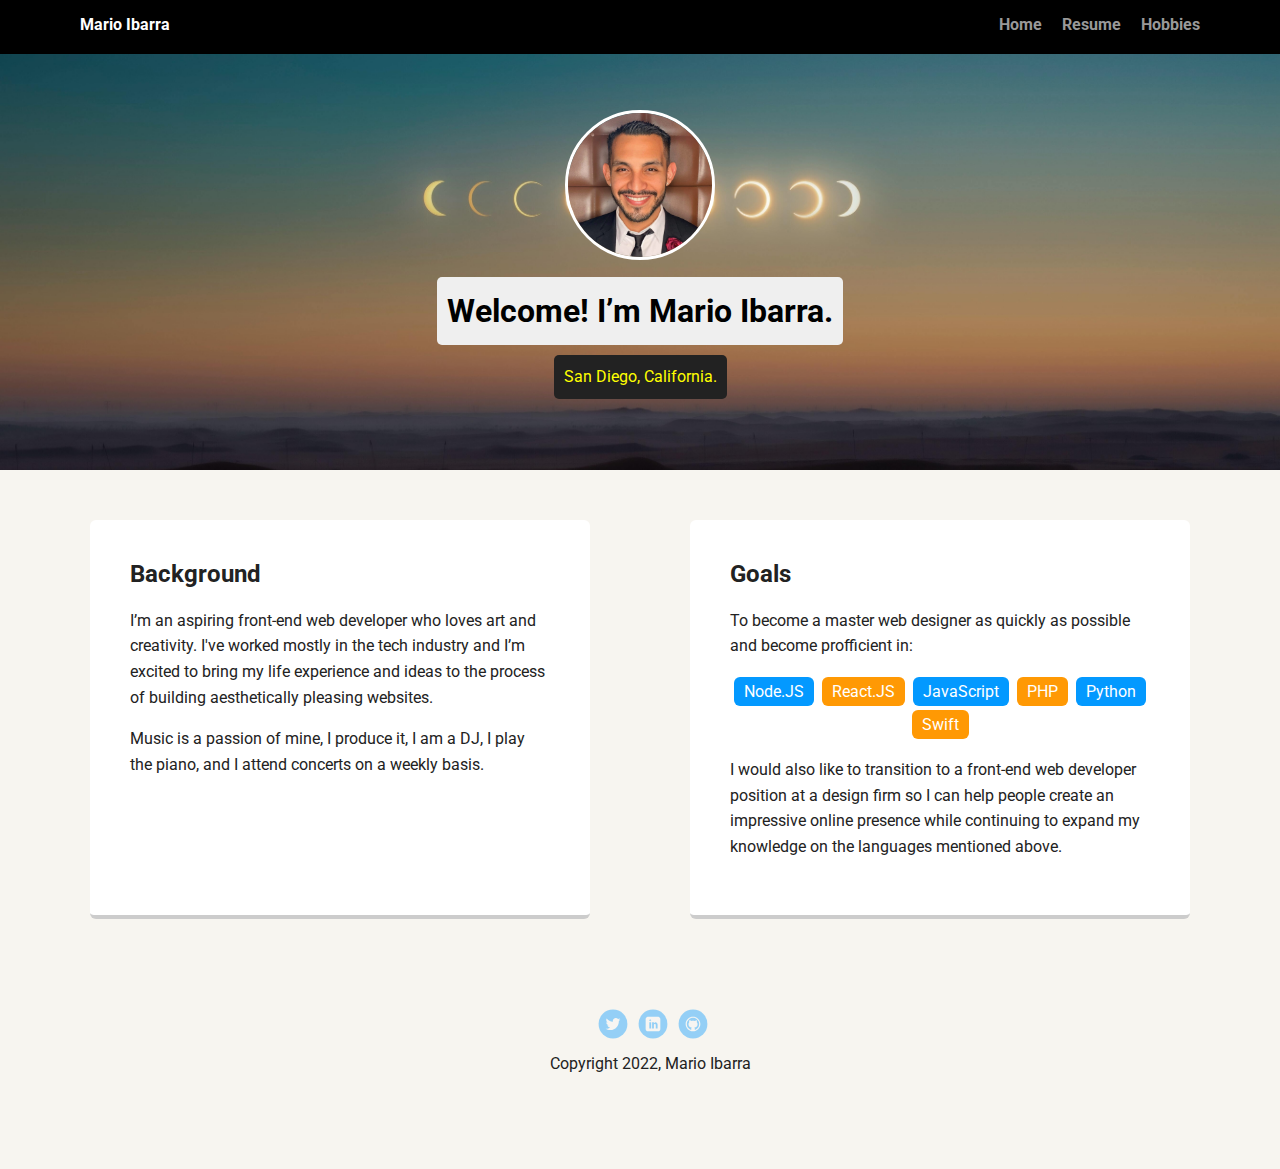
<file: index.html>
<!doctype html>
<html lang="en">
<head>
  <meta charset="utf-8">
  <title>Mario Ibarra's Profile</title>
  <meta name="viewport" content="width=device-width, initial-scale=1.0">
  <link rel="stylesheet" href="styles.css">
  <link href="https://fonts.googleapis.com/css?family=Muli%7CRoboto:400,300,500,700,900" rel="stylesheet"></head>

  <body>

    <nav class="main-nav">
        <ul class="nav">
          <li class="name">Mario Ibarra</li>
          <li><a href="index.html">Home</a></li>
          <li><a href="resume.html">Resume</a></li>
          <li><a href="hobbies.html">Hobbies</a></li>
        </ul>
    </nav>

    <header>
      <img src="images/profile-pic.jpeg" alt="Classy photo of myself" class="profile-image">
      <h1 class="tag name">Welcome! I’m Mario Ibarra.</h1>
      <p class="tag location">San Diego, California.</p>
    </header>

    <main class="flex">
      <section class="card">
        <h2>Background</h2>
        <p>I’m an aspiring front-end web developer who loves art and creativity. I've worked mostly in the tech industry and I’m excited to bring my life experience and ideas to the process of building aesthetically pleasing websites.</p>
        <p>Music is a passion of mine, I produce it, I am a DJ, I play the piano, and I attend concerts on a weekly basis.</p>
      </section> 

      <section class="card">
        <h2>Goals</h2>
        <p>To become a master web designer as quickly as possible and become profficient in:</p>
        <ul class="skills">
          <li>Node.JS</li>
          <li>React.JS</li>
          <li>JavaScript</li>
          <li>PHP</li>
          <li>Python</li>
          <li>Swift</li>
        </ul>
        <p>I would also like to transition to a front-end web developer position at a design firm so I can help people create an impressive online presence while continuing to expand my knowledge on the languages mentioned above.</p>
      </section> 

    </main>
    <footer>
      <ul>
        <li><a href="https://twitter.com/RealMcSir" class="social twitter">Twitter</a></li>
        <li><a href="https://www.linkedin.com/in/mario-ibarra/" class="social linkedin">LinkedIn</a></li>
        <li><a href="https://github.com/ibarram2" class="social github">Github</a></li>
      </ul>
      <p class="copyright">Copyright 2022, Mario Ibarra</p>
    </footer>
  </body>
  </html>
</file>
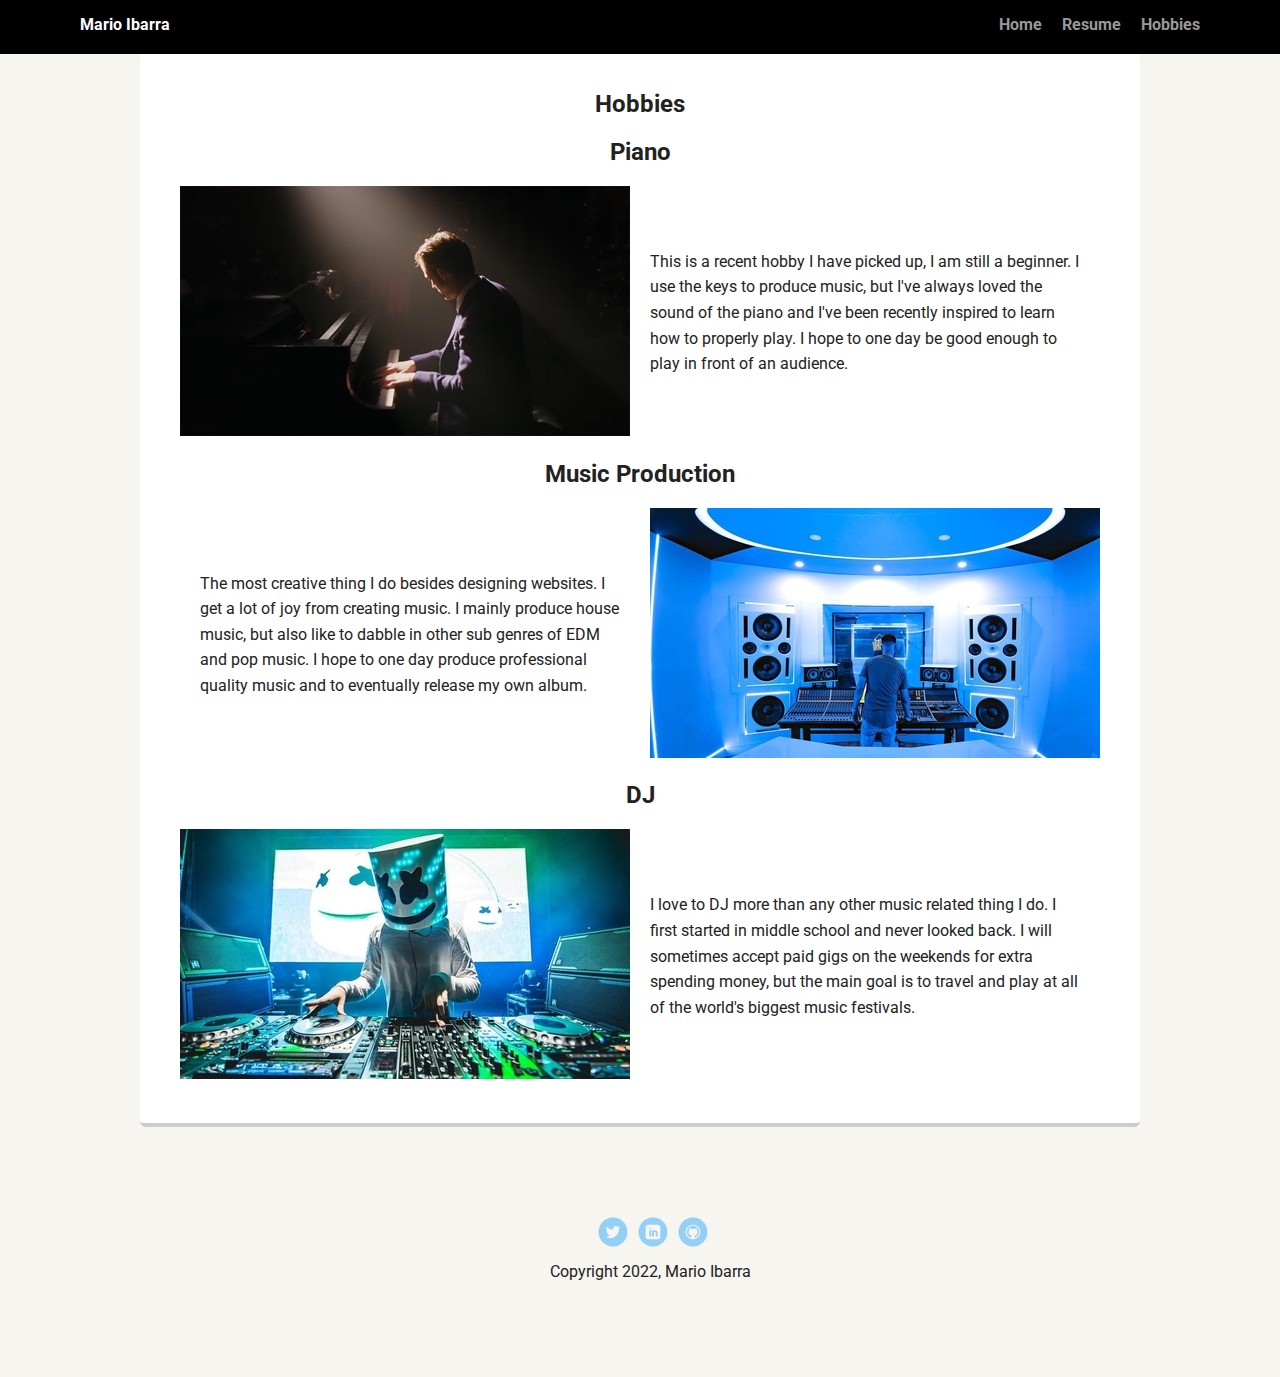
<file: hobbies.html>
<!doctype html>
<html lang="en">
<head>
  <meta charset="utf-8">
  <title>Mario Ibarra's Hobbies</title>
  <meta name="viewport" content="width=device-width, initial-scale=1.0">
  <link rel="stylesheet" href="styles.css">
  <link href="https://fonts.googleapis.com/css?family=Muli%7CRoboto:400,300,500,700,900" rel="stylesheet"></head>

  <body>

    <nav class="main-nav">
        <ul class="nav">
          <li class="name">Mario Ibarra</li>
          <li><a href="index.html">Home</a></li>
          <li><a href="resume.html">Resume</a></li>
          <li><a href="hobbies.html">Hobbies</a></li>
        </ul>
    </nav>

    <main class="flex">
      <section class="card2">
        <h2 class="resume">Hobbies</h2>

        <div class="titles">
        <h2>Piano</h2>
        </div>
        <div class="container">
          <div>
        <img src="images/piano.jpeg" alt="Man playing piano">
        </div>
        <div class="text">

        <p>This is a recent hobby I have picked up, I am still a beginner. I use the keys to produce music, but I've always loved the sound of the piano and I've been recently inspired to learn how to properly play. I hope to one day be good enough to play in front of an audience.</p>
      </div>
        </div>

        <div class="titles">
        <h2>Music Production</h2>
        </div>
        <div class="container">
          <div class="text">
        <p>The most creative thing I do besides designing websites. I get a lot of joy from creating music. I mainly produce house music, but also like to dabble in other sub genres of EDM and pop music. I hope to one day produce professional quality music and to eventually release my own album.  </p>
          </div>
          <div>
        <img src="images/studio.jpeg" alt="Futuristic music studio">
        </div>
        
        </div>

        <div class="titles">
        <h2>DJ</h2>
      </div>
        <div class="container">
          <div>
        <img src="images/dj.jpeg" alt="Marshmellow performing">
        </div>
        <div class="text">
        <p>I love to DJ more than any other music related thing I do. I first started in middle school and never looked back. I will sometimes accept paid gigs on the weekends for extra spending money, but the main goal is to travel and play at all of the world's biggest music festivals.</p>
      </div>
      </div>
      </section> 

    </main>
    <footer>
      <ul>
        <li><a href="https://twitter.com/RealMcSir" class="social twitter">Twitter</a></li>
        <li><a href="https://www.linkedin.com/in/mario-ibarra/" class="social linkedin">LinkedIn</a></li>
        <li><a href="https://github.com/ibarram2" class="social github">Github</a></li>
      </ul>
      <p class="copyright">Copyright 2022, Mario Ibarra</p>
    </footer>
  </body>
  </html>
</file>
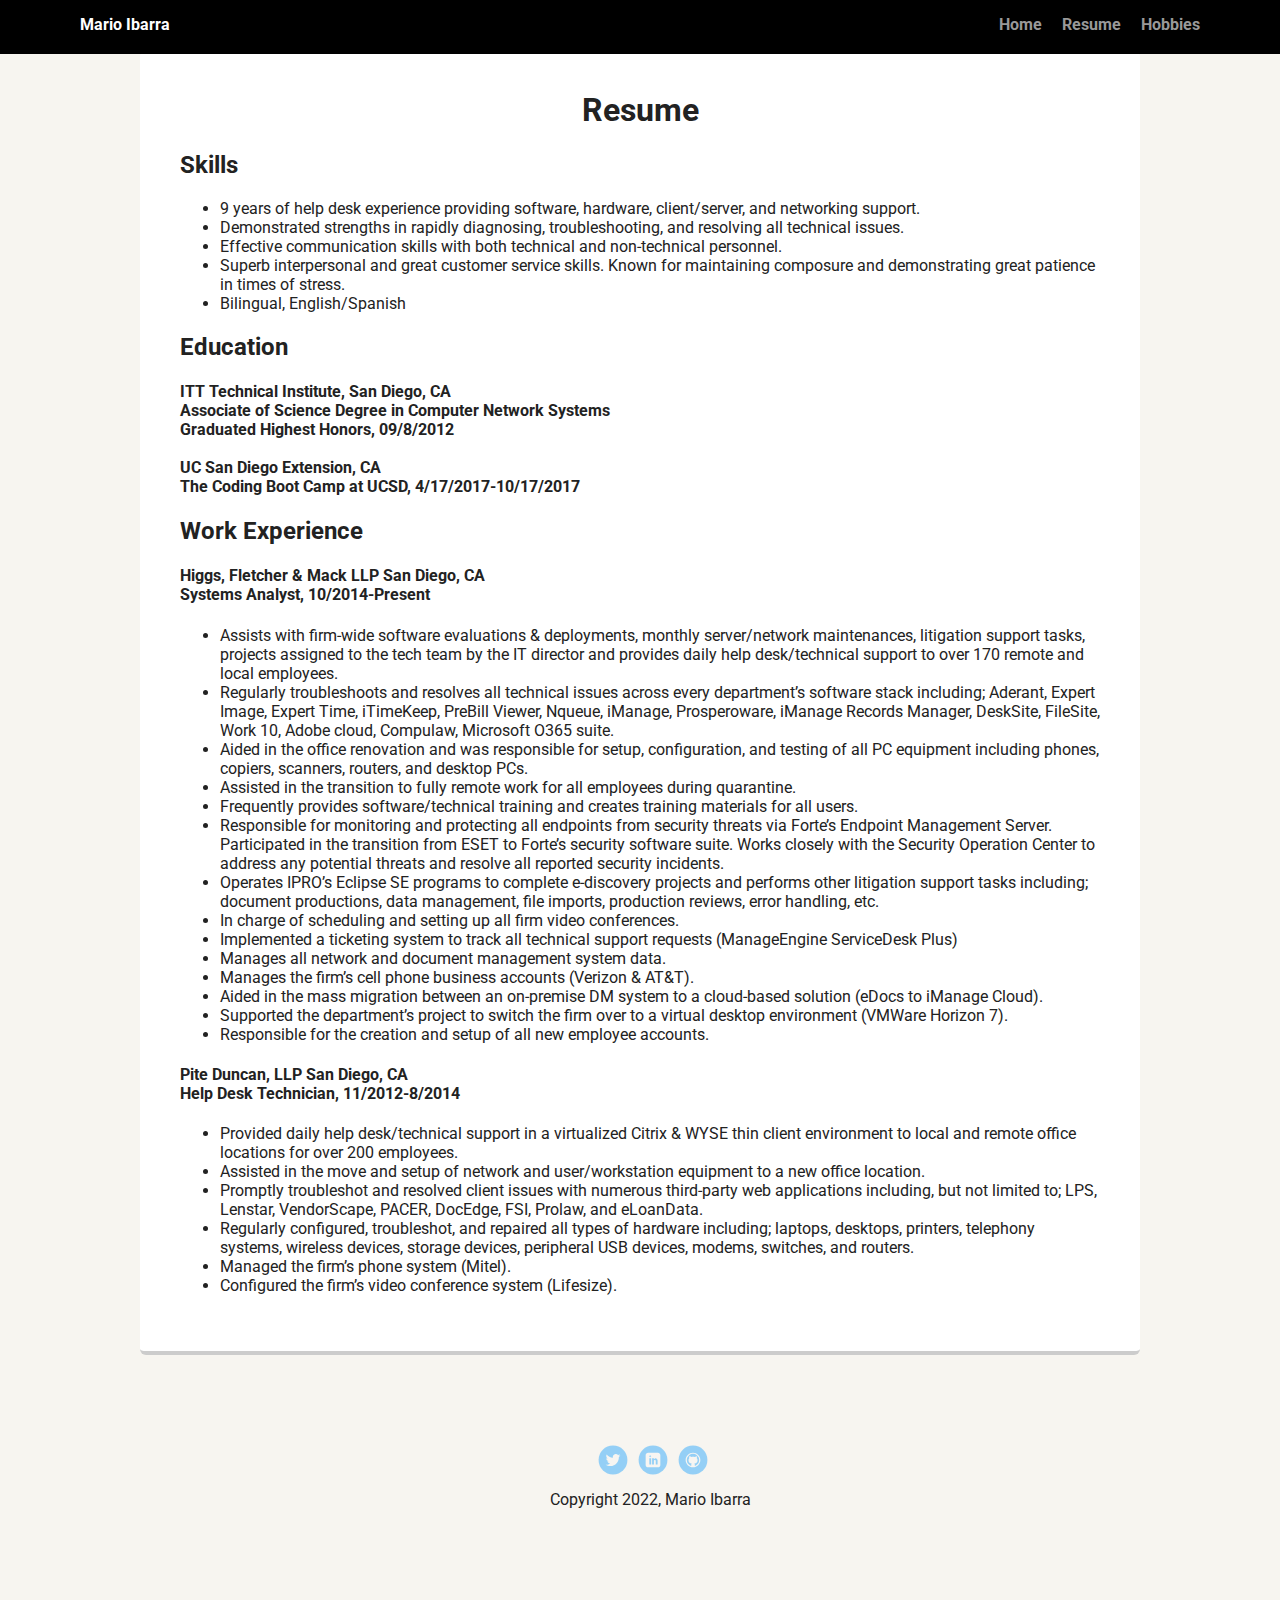
<file: resume.html>
<!doctype html>
<html lang="en">
<head>
  <meta charset="utf-8">
  <title>Mario Ibarra's Resume</title>
  <meta name="viewport" content="width=device-width, initial-scale=1.0">
  <link rel="stylesheet" href="styles.css">
  <link href="https://fonts.googleapis.com/css?family=Muli%7CRoboto:400,300,500,700,900" rel="stylesheet"></head>

  <body>

    <nav class="main-nav">
        <ul class="nav">
          <li class="name">Mario Ibarra</li>
          <li><a href="index.html">Home</a></li>
          <li><a href="#">Resume</a></li>
          <li><a href="hobbies.html">Hobbies</a></li>
        </ul>
    </nav>

    <main class="flex">
      <section class="card2">

        <h1 class="resume">Resume</h1>

        <h2>Skills</h2>
          <ul>
            <li>9 years of help desk experience providing software, hardware, client/server, and networking support.</li>
            <li>Demonstrated strengths in rapidly diagnosing, troubleshooting, and resolving all technical issues.</li>
            <li>Effective communication skills with both technical and non-technical personnel.</li>
            <li>Superb interpersonal and great customer service skills. Known for maintaining composure and demonstrating great patience in times of stress.</li>
            <li>Bilingual, English/Spanish</li>
          </ul>

            <h2>Education</h2>
              <h4>
                
                ITT Technical Institute, San Diego, CA <br>            
                Associate of Science Degree in Computer Network Systems <br>
                Graduated Highest Honors,                                   09/8/2012<br>
<br>
                UC San Diego Extension, CA <br>           
                The Coding Boot Camp at UCSD,                 4/17/2017-10/17/2017<br>

              </h4>

            <h2>Work Experience</h2>
              <h4>Higgs, Fletcher & Mack LLP    San Diego, CA             <br>
              Systems Analyst, 10/2014-Present  <br>
              </h4>
              
              <ul>
            <li>Assists with firm-wide software evaluations & deployments, monthly server/network maintenances, litigation support tasks, projects assigned to the tech team by the IT director and provides daily help desk/technical support to over 170 remote and local employees.</li>
            <li>Regularly troubleshoots and resolves all technical issues across every department’s software stack including; Aderant, Expert Image, Expert Time, iTimeKeep, PreBill Viewer, Nqueue, iManage, Prosperoware, iManage Records Manager, DeskSite, FileSite, Work 10, Adobe cloud, Compulaw, Microsoft O365 suite.</li>
            <li>Aided in the office renovation and was responsible for setup, configuration, and testing of all PC equipment including phones, copiers, scanners, routers, and desktop PCs. </li>
            <li>Assisted in the transition to fully remote work for all employees during quarantine.</li>
            <li>Frequently provides software/technical training and creates training materials for all users.</li>
          <li>Responsible for monitoring and protecting all endpoints from security threats via Forte’s Endpoint Management Server. Participated in the transition from ESET to Forte’s security software suite. Works closely with the Security Operation Center to address any potential threats and resolve all reported security incidents.</li>
          <li>Operates IPRO’s Eclipse SE programs to complete e-discovery projects and performs other litigation support tasks including; document productions, data management, file imports, production reviews, error handling, etc.</li>
          <li>In charge of scheduling and setting up all firm video conferences.</li>
          <li>Implemented a ticketing system to track all technical support requests (ManageEngine ServiceDesk Plus)</li>
          <li>Manages all network and document management system data. </li>
          <li>Manages the firm’s cell phone business accounts (Verizon & AT&T).</li>
          <li>Aided in the mass migration between an on-premise DM system to a cloud-based solution (eDocs to iManage Cloud). </li>
          <li>Supported the department’s project to switch the firm over to a virtual desktop environment (VMWare Horizon 7).</li>
          <li>Responsible for the creation and setup of all new employee accounts.</li>
              </ul>

            <h4>Pite Duncan, LLP        San Diego, CA                             <br>
            Help Desk Technician, 11/2012-8/2014</h4>
              <ul>
                <li>Provided daily help desk/technical support in a virtualized Citrix & WYSE thin client environment to local and remote office locations for over 200 employees. </li>
                <li>Assisted in the move and setup of network and user/workstation equipment to a new office location. </li>
                <li>Promptly troubleshot and resolved client issues with numerous third-party web applications including, but not limited to; LPS, Lenstar, VendorScape, PACER, DocEdge, FSI, Prolaw, and eLoanData.</li>
                <li>Regularly configured, troubleshot, and repaired all types of hardware including; laptops, desktops, printers, telephony systems, wireless devices, storage devices, peripheral USB devices, modems, switches, and routers.</li>
                <li>Managed the firm’s phone system (Mitel).</li>
                <li>Configured the firm’s video conference system (Lifesize).</li>
              </ul>


      </section> 
    </main>

    <footer>
      <ul>
        <li><a href="https://twitter.com/RealMcSir" class="social twitter">Twitter</a></li>
        <li><a href="https://www.linkedin.com/in/mario-ibarra/" class="social linkedin">LinkedIn</a></li>
        <li><a href="https://github.com/ibarram2" class="social github">Github</a></li>
      </ul>
      <p class="copyright">Copyright 2022, Mario Ibarra</p>
    </footer>

  </body>

  </html>
</file>
<file: styles.css>
/* Global Layout Set-up */
* { 
  box-sizing: border-box;
}
  
body {
  margin: 0;
  padding: 0;
  text-align: center;
  font-family: 'Roboto', sans-serif;
  color: #222;
  background: #f7f5f0;
}
/* Link Styles */

a {
  text-decoration: none;
  color: #999;
}
a:hover {
  color: #6633ff;
}

/* Section Styles */

.main-nav {
  width: 100%;
  background: black;
  min-height: 30px;
  padding: 10px;
  position: fixed;
  text-align: center;
}
.nav {
  display: flex;
  justify-content: space-around;
  font-weight: 700;
  list-style-type: none;
  margin: 0 auto;
  padding: 0;
}

.nav .name {
    display: block;
    margin-right: auto;
    color: white;
}
.nav li {
  padding: 5px 10px 10px 10px;
}
.nav a {
  transition: all .5s;
}
.nav a:hover {
  color: white
}

.text {
  display: flex;
  padding: 20px;
}

.container {
  display: flex;
  align-items: center;
  justify-content: center
}

.titles {
  text-align: center;
}

header {
  text-align: center;
  background: url('images/background.jpeg') no-repeat top center ;
  background-size: cover;
  overflow: hidden;
  padding-top: 60px;
}
header {
  line-height: 1.5;
}
header .profile-image {
  margin-top: 50px;
  width: 150px;
  height: 150px;
  border-radius: 50%;
  border: 3px solid white;
  transition: all 1s;
}
header .profile-image:hover {
  transform: scale(1.5) rotate(360deg);
}
.tag {
  background-color: #efefef;
  color: black;
  padding: 10px;
  border-radius: 5px;
  display: table;
  margin: 10px auto;
} 
.location {
  background-color: #222;
  color: yellow;
}
.card {
  margin: 30px;
  padding: 20px 40px 40px;
  max-width: 500px;
  text-align: left;
  background: #fff;
  border-bottom: 4px solid #ccc;
  border-radius: 6px;
  transition: all .5s;
}

.card2 {
  margin: 30px;
  padding: 20px 40px 40px;
  max-width: 1000px;
  text-align: left;
  background: #fff;
  border-bottom: 4px solid #ccc;
  border-radius: 6px;
  transition: all .5s;
}

.card:hover {
  border-color: #ff99ff;
}

ul.skills {
  padding: 0;
  text-align: center;
}

.skills li {
  border-radius: 6px;
  display: inline-block;
  background: #ff9904;
  color: white;
  padding: 5px 10px;
  margin: 2px;
}

.skills li:nth-child(odd) {
  background: #0399ff;
}

footer {
  width: 100%;
  min-height: 30px;
  padding: 20px 0 40px 20px;
}

footer .copyright {
  top: -8px;
  font-size: .75em;
}

footer ul {
  list-style-type: none;
  margin: 0;
  padding: 0;
}

footer ul li {
  display: inline-block;
}

a.social {
  display: inline-block;
  text-indent: -9999px;
  margin-left: 5px;
  width: 30px;
  height: 30px;
  background-size: 30px 30px;
  opacity: .4;
  transition: all .5s;
}
a.twitter {
  background-image: url(images/twitter.svg);
}
a.linkedin {
  background-image: url(images/linkedin.svg);
}
a.github {
  background-image: url(images/github.svg);
}
a.social:hover {
  opacity: 1;
}
.clearfix {
  clear: both;
}
.resume {
  text-align: center;
}

/* Styles for larger screens */
@media screen and (min-width: 720px) {
  
  .flex {
      display: -ms-flexbox;      /* TWEENER - IE 10 */
      display: flex; 
      max-width: 1200px;
      -ms-flex-pack: distribute;
      justify-content: space-around;
      margin: 0 auto;
  }

  header {
    min-height: 470px;
  }

  .nav {
    max-width: 1200px;
    padding: 0 30px;
  }


  main {
    padding-top: 20px;
  }

  main p {
    line-height: 1.6em;
  }

  footer {
    font-size: 1.3em;
    max-width: 1200px;
    margin: 40px auto;
  }

}
</file>
